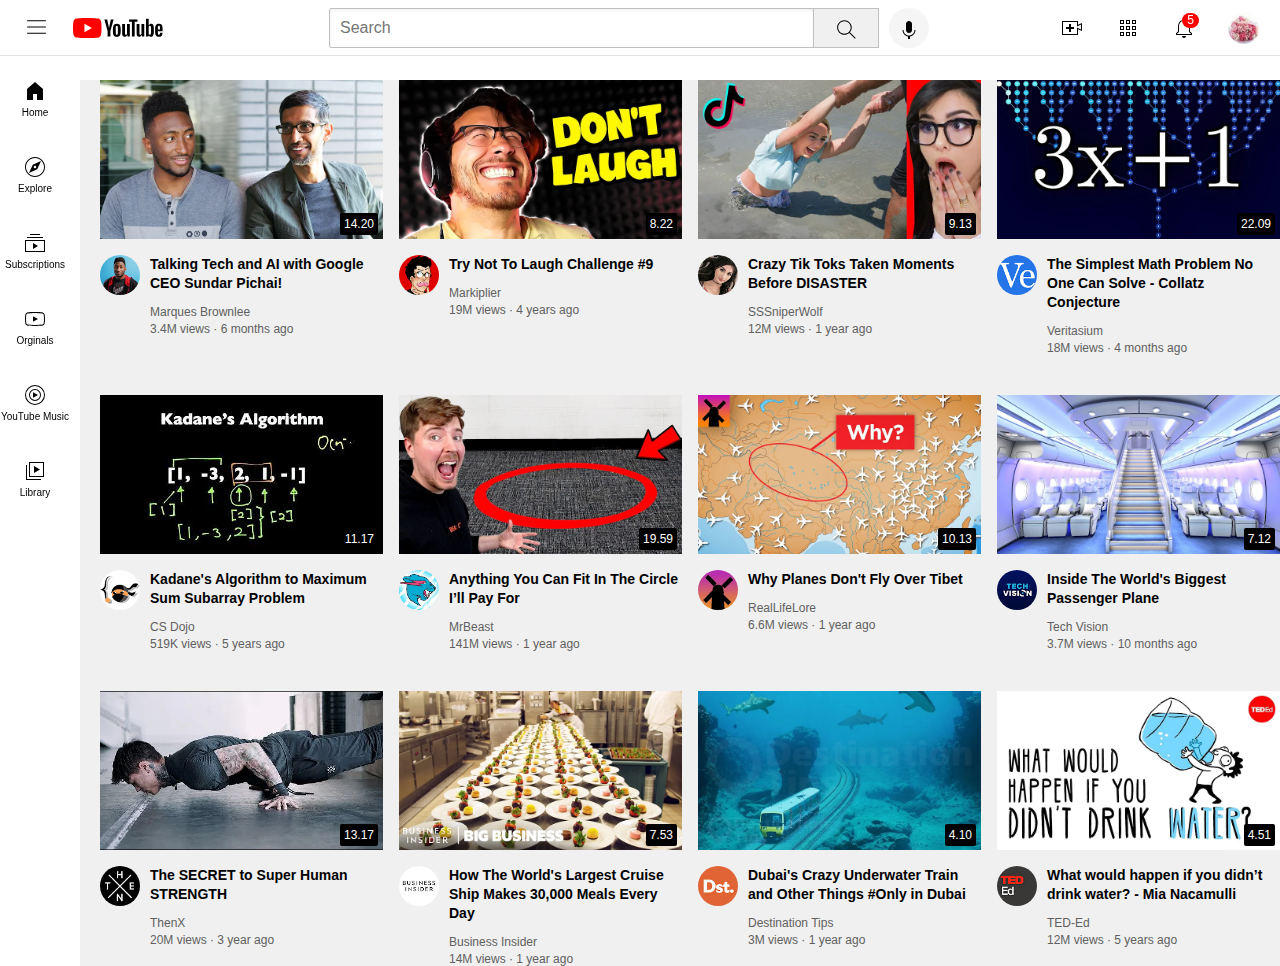
<file: index.html>
<!DOCTYPE html>
<html lang="en">
  <head>
    <meta charset="UTF-8" />
    <meta http-equiv="X-UA-Compatible" content="IE=edge" />
    <meta name="viewport" content="width=device-width, initial-scale=1.0" />
    <title>Sample YouTube Page</title>
    <link rel="stylesheet" href="/CSS/Youtube.css" />
    <link rel="stylesheet" href="/CSS/header.css" />
    <link rel="stylesheet" href="/CSS/sidebar.css" />
    <link rel="preconnect" href="https://fonts.googleapis.com" />
    <link rel="preconnect" href="https://fonts.gstatic.com" crossorigin />
    <link
      href="https://fonts.googleapis.com/css2?family=Poppins:wght@400;500;700&display=swap"
      rel="stylesheet"
    />
  </head>
  <body>
    <div class="header">
      <div class="column1">
        <img class="menu" src="/images/Icons/hamburger-menu.svg" />
        <img class="logo" src="/images/Icons/youtube-logo.svg" />
      </div>
      <div class="column2">
        <input class="search-bar" type="text" placeholder="Search" />
        <button class="search-button">
          <img class="search-icon" src="/images/Icons/search.svg" />
          <div class="tooltip">Search</div>
        </button>
        <button class="voice-search-button">
          <img
            class="voice-search-icon"
            src="/images/Icons/voice-search-icon.svg "
          />
          <div class="tooltip">Search with your voice</div>
        </button>
      </div>
      <div class="column3">
        <div class="upload-icon-container">
          <img class="upload-icon" src="/images/Icons/upload.svg" />
          <div class="tooltip">Create</div>
        </div>
        <div class="youtube-app-icon-container">
          <img class="youtube-apps-icon" src="/images/Icons/youtube-apps.svg" />
          <div class="tooltip">YouTube apps</div>
        </div>
        <div class="notification-container">
          <img
            class="notifications-icon"
            src="/images/Icons/notifications.svg"
          />
          <div class="tooltip">Notifications</div>
          <div class="notification-count">5</div>
        </div>

        <img class="current-user-picture" src="/images/Icons/profile.jpg" />
      </div>
    </div>

    <!-- ********************************SideBar************************ -->
    <div class="sidebar">
      <div class="sidebar-icon">
        <img src="/images/sidebar/home.svg" />
        <div>Home</div>
      </div>
      <div class="sidebar-icon">
        <img src="/images/sidebar/explore.svg" />
        <div>Explore</div>
      </div>
      <div class="sidebar-icon">
        <img src="/images/sidebar/subscriptions.svg" />
        <div>Subscriptions</div>
      </div>
      <div class="sidebar-icon">
        <img src="/images/sidebar/originals.svg" />
        <div>Orginals</div>
      </div>
      <div class="sidebar-icon">
        <img src="/images/sidebar/youtube-music.svg" />
        <div>YouTube Music</div>
      </div>
      <div class="sidebar-icon">
        <img src="/images/sidebar/library.svg" />
        <div>Library</div>
      </div>
    </div>
    <!-- ********************************VideoPart**************************** -->
    <div class="grid-container">
      <div>
        <div class="video-preview">
          <img class="thumbnail" src="/images/Thumbnails/thumbnail-1.webp " />
          <div class="video-time">14.20</div>
        </div>

        <div class="video-information-grid">
          <div class="channel-icon">
            <img class="channel-pic" src="/images/ChannelPics/channel-1.jpeg" />
          </div>
          <div class="video-info">
            <p class="video-title">
              Talking Tech and AI with Google CEO Sundar Pichai!
            </p>
            <p class="video-author">Marques Brownlee</p>
            <p class="video-status">3.4M views &#183; 6 months ago</p>
          </div>
        </div>
      </div>

      <div>
        <div class="video-preview">
          <img class="thumbnail" src="/images/Thumbnails/thumbnail-2.webp " />
          <div class="video-time">8.22</div>
        </div>

        <div class="video-information-grid">
          <div class="channel-icon">
            <img class="channel-pic" src="/images/ChannelPics/channel-2.jpeg" />
          </div>
          <div class="video-info">
            <p class="video-title">Try Not To Laugh Challenge #9</p>
            <p class="video-author">Markiplier</p>
            <p class="video-status">19M views &#183; 4 years ago</p>
          </div>
        </div>
      </div>

      <div>
        <div class="video-preview">
          <img class="thumbnail" src="/images/Thumbnails/thumbnail-3.webp " />
          <div class="video-time">9.13</div>
        </div>

        <div class="video-information-grid">
          <div class="channel-icon">
            <img class="channel-pic" src="/images/ChannelPics/channel-3.jpeg" />
          </div>
          <div class="video-info">
            <p class="video-title">
              Crazy Tik Toks Taken Moments Before DISASTER
            </p>
            <p class="video-author">SSSniperWolf</p>
            <p class="video-status">12M views &#183; 1 year ago</p>
          </div>
        </div>
      </div>

      <div>
        <div class="video-preview">
          <img class="thumbnail" src="/images/Thumbnails/thumbnail-4.webp " />
          <div class="video-time">22.09</div>
        </div>

        <div class="video-information-grid">
          <div class="channel-icon">
            <img class="channel-pic" src="/images/ChannelPics/channel-4.jpeg" />
          </div>
          <div class="video-info">
            <p class="video-title">
              The Simplest Math Problem No One Can Solve - Collatz Conjecture
            </p>
            <p class="video-author">Veritasium</p>
            <p class="video-status">18M views &#183; 4 months ago</p>
          </div>
        </div>
      </div>

      <div>
        <div class="video-preview">
          <img class="thumbnail" src="/images/Thumbnails/thumbnail-5.webp " />
          <div class="video-time">11.17</div>
        </div>

        <div class="video-information-grid">
          <div class="channel-icon">
            <img class="channel-pic" src="/images/ChannelPics/channel-5.jpeg" />
          </div>
          <div class="video-info">
            <p class="video-title">
              Kadane's Algorithm to Maximum Sum Subarray Problem
            </p>
            <p class="video-author">CS Dojo</p>
            <p class="video-status">519K views &#183; 5 years ago</p>
          </div>
        </div>
      </div>

      <div>
        <div class="video-preview">
          <img class="thumbnail" src="/images/Thumbnails/thumbnail-6.webp " />
          <div class="video-time">19.59</div>
        </div>

        <div class="video-information-grid">
          <div class="channel-icon">
            <img class="channel-pic" src="/images/ChannelPics/channel-6.jpeg" />
          </div>
          <div class="video-info">
            <p class="video-title">
              Anything You Can Fit In The Circle I’ll Pay For
            </p>
            <p class="video-author">MrBeast</p>
            <p class="video-status">141M views &#183; 1 year ago</p>
          </div>
        </div>
      </div>

      <div>
        <div class="video-preview">
          <img class="thumbnail" src="/images/Thumbnails/thumbnail-7.webp " />
          <div class="video-time">10.13</div>
        </div>

        <div class="video-information-grid">
          <div class="channel-icon">
            <img class="channel-pic" src="/images/ChannelPics/channel-7.jpeg" />
          </div>
          <div class="video-info">
            <p class="video-title">Why Planes Don't Fly Over Tibet</p>
            <p class="video-author">RealLifeLore</p>
            <p class="video-status">6.6M views &#183; 1 year ago</p>
          </div>
        </div>
      </div>

      <div>
        <div class="video-preview">
          <img class="thumbnail" src="/images/Thumbnails/thumbnail-8.webp " />
          <div class="video-time">7.12</div>
        </div>

        <div class="video-information-grid">
          <div class="channel-icon">
            <img class="channel-pic" src="/images/ChannelPics/channel-8.jpeg" />
          </div>
          <div class="video-info">
            <p class="video-title">
              Inside The World's Biggest Passenger Plane
            </p>
            <p class="video-author">Tech Vision</p>
            <p class="video-status">3.7M views &#183; 10 months ago</p>
          </div>
        </div>
      </div>

      <div>
        <div class="video-preview">
          <img class="thumbnail" src="/images/Thumbnails/thumbnail-9.webp " />
          <div class="video-time">13.17</div>
        </div>

        <div class="video-information-grid">
          <div class="channel-icon">
            <img class="channel-pic" src="/images/ChannelPics/channel-9.jpeg" />
          </div>
          <div class="video-info">
            <p class="video-title">The SECRET to Super Human STRENGTH</p>
            <p class="video-author">ThenX</p>
            <p class="video-status">20M views &#183; 3 year ago</p>
          </div>
        </div>
      </div>

      <div>
        <div class="video-preview">
          <img class="thumbnail" src="/images/Thumbnails/thumbnail-10.webp " />
          <div class="video-time">7.53</div>
        </div>

        <div class="video-information-grid">
          <div class="channel-icon">
            <img
              class="channel-pic"
              src="/images/ChannelPics/channel-10.jpeg"
            />
          </div>
          <div class="video-info">
            <p class="video-title">
              How The World's Largest Cruise Ship Makes 30,000 Meals Every Day
            </p>
            <p class="video-author">Business Insider</p>
            <p class="video-status">14M views &#183; 1 year ago</p>
          </div>
        </div>
      </div>

      <div>
        <div class="video-preview">
          <img class="thumbnail" src="/images/Thumbnails/thumbnail-11.webp " />
          <div class="video-time">4.10</div>
        </div>

        <div class="video-information-grid">
          <div class="channel-icon">
            <img
              class="channel-pic"
              src="/images/ChannelPics/channel-11.jpeg"
            />
          </div>
          <div class="video-info">
            <p class="video-title">
              Dubai's Crazy Underwater Train and Other Things #Only in Dubai
            </p>
            <p class="video-author">Destination Tips</p>
            <p class="video-status">3M views &#183; 1 year ago</p>
          </div>
        </div>
      </div>

      <div>
        <div class="video-preview">
          <img class="thumbnail" src="/images/Thumbnails/thumbnail-12.webp " />
          <div class="video-time">4.51</div>
        </div>

        <div class="video-information-grid">
          <div class="channel-icon">
            <img
              class="channel-pic"
              src="/images/ChannelPics/channel-12.jpeg"
            />
          </div>
          <div class="video-info">
            <p class="video-title">
              What would happen if you didn’t drink water? - Mia Nacamulli
            </p>
            <p class="video-author">TED-Ed</p>
            <p class="video-status">12M views &#183; 5 years ago</p>
          </div>
        </div>
      </div>
    </div>
  </body>
</html>
</file>
<file: CSS/Youtube.css>
p{   
    margin:0;
    padding: 0;
}
body{
    margin:0;
    font-family: Roboto,Arial;
}
.grid-container{
    display: grid;
    grid-template-columns: 1fr 1fr 1fr;
    column-gap: 16px;
    row-gap: 40px;  
    margin-left: 80px;
    margin-top: 80px;
    /* grid-template-columns: repeat(auto-fit, minmax(350px, 1fr)); */
    background-color: rgb(240, 240, 240);
    padding-left: 20px;
}

@media (max-width: 750px) {
    .grid-container{
      grid-template-columns: 1fr 1fr;
    }
  }
  
  @media (min-width: 751px) and (max-width: 999px) {
    .grid-container{
      grid-template-columns: 1fr 1fr 1fr;
    }
  }
  
  @media (min-width: 1000px) {
    .grid-container {
      grid-template-columns: 1fr 1fr 1fr 1fr;
    }
}
@media (max-width: 450px) {
    .grid-container {
        grid-template-columns: 1fr ;
      }
}



.thumbnail{
    width:100% ;  
}

.channel-pic{
    width: 40px;
    border-radius: 50px;   
}

.video-information-grid{
    display: grid;
    grid-template-columns: 50px 1fr;  
}

.video-title{
    font-weight: bold;   
    line-height: 19px;
    font-size: 14px;
    margin-bottom: 12px;
    margin-top: 0; 
 }
.video-author{
    font-size:12px ;
    margin-bottom: 3px;
    color: rgb(96,96,96);
}
.video-status{
    font-size: 12px;
    color: rgb(96,96,96);
}
.video-preview{
    position:relative;
    margin-bottom: 12px;
}
.video-time{
    font-family: Roboto, Arial;
    font-size: 12px;
    font-weight: 500;
    padding-left: 4px;
    padding-right: 4px;
    padding-top: 4px;
    padding-bottom: 4px;
    border-radius: 2px;
    background-color: black;
    color: white;
    position: absolute;
    bottom: 8px;
    right: 5px;
}
</file>
<file: CSS/header.css>
.header{
  height: 55px;
  background-color: white;
  border-bottom-width: 1px;
  border-bottom-style: solid;
  border-bottom-color: rgb(228, 228, 228);
  display: flex;
  flex-direction: row;
  justify-content: space-between;
  position: fixed;
  top: 0;
  left: 0;
  right: 0;
  z-index: 100;    
}
.column1{
     /* width:165px; */
     display: flex;
     align-items: center;
}
.menu{
    height:25px;
    /* width:40px; */
    margin-right:24px;
    margin-left: 24px;
}
.logo{
    height:20px;
} 
.column2{
    display:flex;
    flex: 1;
    margin-left: 70px; 
    margin-right: 35px;
    max-width: 600px;
    align-items: center;
    margin-bottom: 30px;
}
.search-bar {
    flex: 1;
    height: 36px;
    padding-left: 10px;
    font-size: 16px;
    border-width: 1px;
    border-style: solid;
    border-color: rgb(192, 192, 192);
    border-radius: 2px;
    box-shadow: inset 1px 2px 3px rgba(0, 0, 0, 0.05);
    width: 0;
    margin-top: 30px;
  }
  
  .search-bar::placeholder {
    font-family: Roboto, Arial;
    font-size: 16px;
  }
  
  .search-button {
    height: 40px;
    width: 66px;
    background-color: rgb(240, 240, 240);
    border-width: 1px;
    border-style: solid;
    border-color: rgb(192, 192, 192);
    margin-left: -1px;
    margin-right: 10px;
    margin-top: 30px;
    position:relative;
    cursor: pointer;
  }
  .search-button, 
   .voice-search-button,
   .upload-icon-container,
   .youtube-app-icon-container,
   .notification-container{
    display: flex;
    justify-content: center;
    align-items: center;
    position: relative;
   }
  .search-button .tooltip,
  .voice-search-button .tooltip,
  .upload-icon-container .tooltip,
  .youtube-app-icon-container .tooltip,
  .notification-container .tooltip{
    position:absolute;
    background-color: gray;
    color: white; 
    padding: 4px 8px;
    font-size: 12px;
    border-radius: 2px;
    bottom:-30px;
    opacity:0;
    transition: opacity 0.15s;
    pointer-events: none;
    white-space: nowrap;

  }
 

  .search-button:hover .tooltip,
  .voice-search-button:hover .tooltip,
  .upload-icon-container:hover .tooltip,
  .youtube-app-icon-container:hover .tooltip,
  .notification-container:hover .tooltip 
  {
    opacity:1
  }
  
  .search-icon {
    height: 25px;
    margin-top: 4px;
  }
  
  .voice-search-button {
    height: 40px;
    width: 40px;
    border-radius: 20px;
    border: none;
    background-color: rgb(245, 245, 245);
    margin-top: 30px;
    cursor:pointer;
    position:relative;
    display:flex;
    justify-content: center;
     
  }
  
  .voice-search-icon {
    height: 24px;
    margin-top: 4px;
  }


.column3{ 
    width:200px;
    margin-right: 20px;
    display:flex;
    justify-content: space-between;
    align-items: center;
    flex-shrink: 0;
}

.upload-icon {
    height: 24px;
  }
  
  .youtube-apps-icon {
    height: 24px;
  }
  
  .notifications-icon {
    height: 24px;
  }
  
  .current-user-picture {
    height: 32px;
    border-radius: 16px;
  }

.notification-container{
  position: relative;
}
.notification-count{
  position: absolute;
  background-color: red;
  color:white;
  width:17px;
  height: 15px;
  border-radius: 8px;
  font-size: 12px;
  text-align: center;
  font-family: Roboto,Arial;
  font-weight: 400;
  bottom:12px;
  left:10px;
}
</file>
<file: CSS/sidebar.css>
.sidebar{
    width:70px;
    position: fixed;
    top:60px;
    left:0;
    bottom:0;
    z-index:200 ;
  }

.sidebar-icon{
   height:76px;
   display: flex;
   flex-direction: column;
   justify-content: center ;
   align-items: center;
   cursor:pointer;
}
.sidebar-icon:hover{
    background-color: rgb(237, 237, 237);
}

.sidebar-icon img{
    height:24px;
    margin-bottom: 4px;
} 

.sidebar-icon div{
    font-family: Roboto,Arial;
    font-size: 10px;
}
</file>
